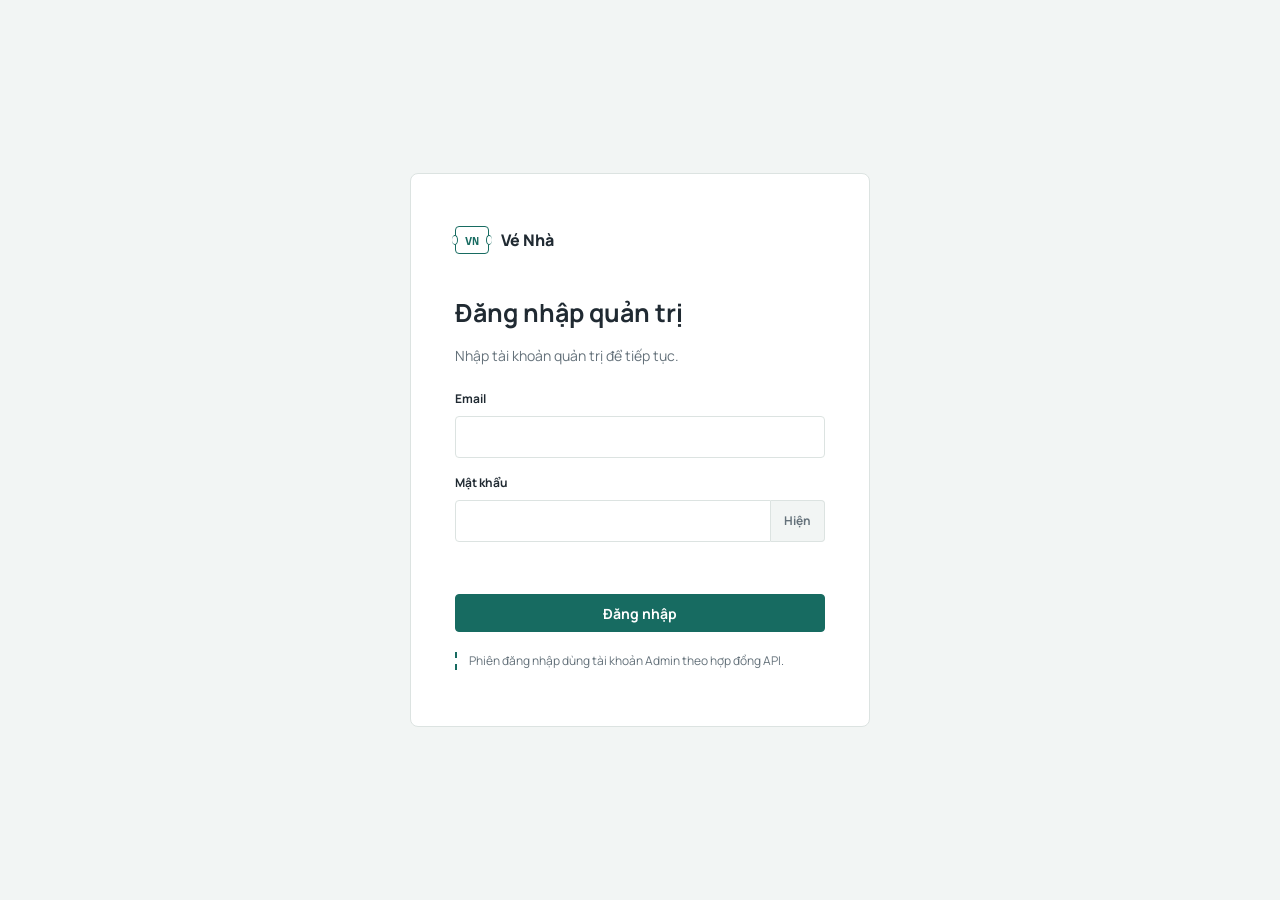
<file: src/main/resources/static/admin/index.html>
<!doctype html>
<html lang="vi">
  <head>
    <meta charset="utf-8">
    <meta name="viewport" content="width=device-width, initial-scale=1">
    <meta name="theme-color" content="#f2f5f4">
    <title>Quản trị | Vé Nhà</title>
    <link rel="preconnect" href="https://fonts.googleapis.com">
    <link rel="preconnect" href="https://fonts.gstatic.com" crossorigin>
    <link href="https://fonts.googleapis.com/css2?family=IBM+Plex+Mono:wght@400;500;600&family=Manrope:wght@400;500;600;700;800&display=swap" rel="stylesheet">
    <link rel="stylesheet" href="./css/tokens.css">
    <link rel="stylesheet" href="./css/base.css">
  </head>
  <body class="adm-body">
    <a class="adm-skip-link" href="#adm-main-content">Bỏ qua điều hướng</a>
    <div id="adm-app" class="adm-app" aria-live="polite"></div>
    <div id="adm-notices" class="adm-notices" aria-live="polite" aria-atomic="false"></div>
    <script type="module" src="./js/app.js"></script>
  </body>
</html>
</file>
<file: src/main/resources/static/admin/css/tokens.css>
:root {
  color-scheme: light;
  font-family: "Manrope", sans-serif;
  font-synthesis: none;
  text-rendering: optimizeLegibility;

  --adm-canvas: #f2f5f4;
  --adm-surface: #ffffff;
  --adm-ink: #202a32;
  --adm-muted: #64717a;
  --adm-line: #dce3e1;
  --adm-accent: #176b61;
  --adm-accent-hover: #10584f;
  --adm-accent-soft: #e4f0ed;
  --adm-danger: #a63d40;
  --adm-danger-soft: #f8e9e9;
  --adm-warning: #946313;
  --adm-warning-soft: #f7f0df;
  --adm-success: #21634f;
  --adm-success-soft: #e6f1eb;
  --adm-focus: #175dc1;
  --adm-shadow: 0 8px 26px rgb(25 43 48 / 10%);

  --adm-font-mono: "IBM Plex Mono", monospace;
  --adm-space-1: 4px;
  --adm-space-2: 8px;
  --adm-space-3: 12px;
  --adm-space-4: 16px;
  --adm-space-5: 20px;
  --adm-space-6: 24px;
  --adm-space-8: 32px;
  --adm-space-10: 40px;

  --adm-sidebar-width: 232px;
  --adm-header-height: 64px;
  --adm-radius-small: 4px;
  --adm-radius-medium: 8px;
}

@media (prefers-color-scheme: dark) {
  :root {
    color-scheme: dark;
    --adm-canvas: #171d20;
    --adm-surface: #20282c;
    --adm-ink: #edf2f0;
    --adm-muted: #a7b3b0;
    --adm-line: #394448;
    --adm-accent: #75b9aa;
    --adm-accent-hover: #91c9bc;
    --adm-accent-soft: #263d39;
    --adm-danger: #f08a8d;
    --adm-danger-soft: #432b2e;
    --adm-warning: #e5bf70;
    --adm-warning-soft: #423a29;
    --adm-success: #8bc6a9;
    --adm-success-soft: #293d33;
    --adm-focus: #91bbff;
    --adm-shadow: 0 8px 26px rgb(0 0 0 / 28%);
  }
}
</file>
<file: src/main/resources/static/admin/css/base.css>
*,
*::before,
*::after {
  box-sizing: border-box;
}

html {
  min-width: 320px;
  min-height: 100%;
  background: var(--adm-canvas);
}

body.adm-body {
  min-width: 320px;
  min-height: 100vh;
  margin: 0;
  background: var(--adm-canvas);
  color: var(--adm-ink);
  font-size: 14px;
  line-height: 1.5;
}

button,
input,
select,
textarea {
  color: inherit;
  font: inherit;
}

button,
a,
input,
select,
textarea {
  -webkit-tap-highlight-color: transparent;
}

.adm-skip-link {
  position: fixed;
  top: var(--adm-space-2);
  left: var(--adm-space-2);
  z-index: 100;
  transform: translateY(-160%);
  border: 2px solid var(--adm-focus);
  background: var(--adm-surface);
  color: var(--adm-ink);
  padding: var(--adm-space-2) var(--adm-space-3);
  text-decoration: none;
}

.adm-skip-link:focus {
  transform: translateY(0);
}

button:focus-visible,
a:focus-visible,
input:focus-visible,
select:focus-visible,
textarea:focus-visible {
  outline: 3px solid var(--adm-focus);
  outline-offset: 2px;
}

a {
  color: inherit;
}

.adm-app {
  min-height: 100vh;
}

.adm-shell {
  min-height: 100vh;
}

.adm-sidebar {
  position: fixed;
  inset: 0 auto 0 0;
  z-index: 4;
  display: flex;
  width: var(--adm-sidebar-width);
  flex-direction: column;
  border-right: 1px solid var(--adm-line);
  background: var(--adm-surface);
  padding: var(--adm-space-5) var(--adm-space-3);
}

.adm-brand {
  display: flex;
  min-height: 44px;
  align-items: center;
  gap: var(--adm-space-3);
  padding: 0 var(--adm-space-2);
  font-size: 16px;
  font-weight: 800;
  text-decoration: none;
}

.adm-brand-mark {
  position: relative;
  display: grid;
  width: 34px;
  height: 28px;
  flex: 0 0 auto;
  place-items: center;
  border: 1px solid var(--adm-accent);
  border-radius: var(--adm-radius-small);
  color: var(--adm-accent);
  font-family: var(--adm-font-mono);
  font-size: 12px;
  font-weight: 600;
}

.adm-brand-mark::before,
.adm-brand-mark::after {
  position: absolute;
  top: 8px;
  width: 6px;
  height: 10px;
  border: 1px solid var(--adm-accent);
  border-radius: 50%;
  background: var(--adm-surface);
  content: "";
}

.adm-brand-mark::before {
  left: -4px;
  border-left: 0;
}

.adm-brand-mark::after {
  right: -4px;
  border-right: 0;
}

.adm-nav {
  display: grid;
  gap: 3px;
  margin-top: var(--adm-space-8);
}

.adm-nav-link {
  display: flex;
  min-height: 42px;
  align-items: center;
  gap: var(--adm-space-3);
  border-radius: var(--adm-radius-small);
  color: var(--adm-muted);
  padding: 0 var(--adm-space-3);
  text-decoration: none;
}

.adm-nav-link:hover {
  background: var(--adm-canvas);
  color: var(--adm-ink);
}

.adm-nav-link[aria-current="page"] {
  background: var(--adm-accent-soft);
  color: var(--adm-accent);
  font-weight: 700;
}

.adm-nav-key {
  display: grid;
  width: 20px;
  height: 20px;
  place-items: center;
  border: 1px solid currentColor;
  border-radius: 3px;
  font-family: var(--adm-font-mono);
  font-size: 10px;
}

.adm-sidebar-bottom {
  margin-top: auto;
  border-top: 1px solid var(--adm-line);
  padding-top: var(--adm-space-3);
}

.adm-main {
  min-height: 100vh;
  margin-left: var(--adm-sidebar-width);
}

.adm-topbar {
  position: sticky;
  top: 0;
  z-index: 3;
  display: flex;
  min-height: var(--adm-header-height);
  align-items: center;
  justify-content: space-between;
  gap: var(--adm-space-4);
  border-bottom: 1px solid var(--adm-line);
  background: var(--adm-surface);
  padding: 0 var(--adm-space-8);
}

.adm-topbar-title {
  overflow: hidden;
  color: var(--adm-muted);
  text-overflow: ellipsis;
  white-space: nowrap;
}

.adm-user-area {
  display: flex;
  align-items: center;
  gap: var(--adm-space-3);
}

.adm-user-name {
  max-width: 180px;
  overflow: hidden;
  font-size: 12px;
  font-weight: 700;
  text-overflow: ellipsis;
  white-space: nowrap;
}

.adm-button {
  display: inline-flex;
  min-height: 38px;
  align-items: center;
  justify-content: center;
  gap: var(--adm-space-2);
  border: 1px solid var(--adm-line);
  border-radius: var(--adm-radius-small);
  background: var(--adm-surface);
  color: var(--adm-ink);
  cursor: pointer;
  padding: 0 var(--adm-space-3);
  text-decoration: none;
}

.adm-button:hover {
  border-color: var(--adm-accent);
}

.adm-button-primary {
  border-color: var(--adm-accent);
  background: var(--adm-accent);
  color: #ffffff;
  font-weight: 700;
}

.adm-button-primary:hover {
  border-color: var(--adm-accent-hover);
  background: var(--adm-accent-hover);
}

.adm-button-quiet {
  min-height: 34px;
  border-color: transparent;
  background: transparent;
  color: var(--adm-muted);
}

.adm-button-quiet:hover {
  background: var(--adm-canvas);
  color: var(--adm-ink);
}

.adm-page {
  width: min(100%, 1440px);
  margin: 0 auto;
  padding: var(--adm-space-8);
}

.adm-page-heading {
  display: flex;
  align-items: flex-end;
  justify-content: space-between;
  gap: var(--adm-space-4);
  margin-bottom: var(--adm-space-6);
}

.adm-page-heading h1 {
  margin: 0;
  font-size: 24px;
  font-weight: 800;
  line-height: 1.25;
}

.adm-page-heading p {
  max-width: 680px;
  margin: var(--adm-space-2) 0 0;
  color: var(--adm-muted);
}

.adm-page-actions {
  display: flex;
  flex-wrap: wrap;
  gap: var(--adm-space-2);
}

.adm-empty {
  display: grid;
  min-height: 220px;
  align-content: center;
  justify-items: start;
  border: 1px dashed var(--adm-line);
  background: var(--adm-surface);
  padding: var(--adm-space-6);
}

.adm-empty h2 {
  margin: 0;
  font-size: 16px;
}

.adm-empty p {
  max-width: 540px;
  margin: var(--adm-space-2) 0 0;
  color: var(--adm-muted);
}

.adm-mono {
  font-family: var(--adm-font-mono);
  font-variant-numeric: tabular-nums;
}

.adm-login-page {
  display: grid;
  min-height: 100vh;
  grid-template-columns: minmax(0, 1fr) minmax(340px, 460px) minmax(0, 1fr);
  align-items: center;
  background: var(--adm-canvas);
  padding: var(--adm-space-6);
}

.adm-login-panel {
  grid-column: 2;
  border: 1px solid var(--adm-line);
  border-radius: var(--adm-radius-medium);
  background: var(--adm-surface);
  padding: clamp(24px, 5vw, 44px);
}

.adm-login-panel .adm-brand {
  margin-bottom: var(--adm-space-8);
  padding: 0;
}

.adm-login-panel h1 {
  margin: 0;
  font-size: 25px;
}

.adm-login-panel p {
  color: var(--adm-muted);
}

.adm-login-fields {
  display: grid;
  gap: var(--adm-space-4);
  margin-top: var(--adm-space-6);
}

.adm-field {
  display: grid;
  gap: var(--adm-space-2);
}

.adm-field label {
  font-size: 12px;
  font-weight: 700;
}

.adm-field input,
.adm-field select,
.adm-field textarea {
  width: 100%;
  min-height: 42px;
  border: 1px solid var(--adm-line);
  border-radius: var(--adm-radius-small);
  background: var(--adm-surface);
  padding: 0 var(--adm-space-3);
}

.adm-login-fields .adm-button {
  width: 100%;
}

.adm-password-wrap {
  display: flex;
  align-items: stretch;
}

.adm-password-wrap input {
  min-width: 0;
  border-radius: var(--adm-radius-small) 0 0 var(--adm-radius-small);
}

.adm-password-toggle {
  min-width: 54px;
  border: 1px solid var(--adm-line);
  border-left: 0;
  border-radius: 0 var(--adm-radius-small) var(--adm-radius-small) 0;
  background: var(--adm-canvas);
  color: var(--adm-muted);
  cursor: pointer;
  font-size: 12px;
  font-weight: 700;
}

.adm-field [aria-invalid="true"] {
  border-color: var(--adm-danger);
  box-shadow: 0 0 0 1px var(--adm-danger);
}

.adm-button:disabled {
  cursor: wait;
  opacity: 0.72;
}

.adm-login-note {
  border-left: 2px dashed var(--adm-accent);
  margin-top: var(--adm-space-5);
  padding-left: var(--adm-space-3);
  font-size: 12px;
}

.adm-login-error {
  min-height: 20px;
  margin: 0;
  color: var(--adm-danger) !important;
  font-size: 12px;
}

.adm-notices {
  position: fixed;
  right: var(--adm-space-4);
  bottom: var(--adm-space-4);
  z-index: 10;
  display: grid;
  gap: var(--adm-space-2);
}

.adm-notice {
  max-width: min(360px, calc(100vw - 32px));
  border: 1px solid var(--adm-line);
  border-left: 3px solid var(--adm-accent);
  background: var(--adm-surface);
  box-shadow: var(--adm-shadow);
  padding: var(--adm-space-3) var(--adm-space-4);
}

.adm-notice-error {
  border-left-color: var(--adm-danger);
}

.adm-dashboard-summary {
  display: grid;
  grid-template-columns: repeat(4, minmax(0, 1fr));
  border-top: 1px solid var(--adm-line);
  border-bottom: 1px solid var(--adm-line);
  margin-bottom: var(--adm-space-6);
}

.adm-summary-item {
  min-height: 110px;
  border-right: 1px solid var(--adm-line);
  padding: var(--adm-space-5);
}

.adm-summary-item:last-child {
  border-right: 0;
}

.adm-summary-item span {
  display: block;
  min-height: 42px;
  color: var(--adm-muted);
  font-size: 12px;
}

.adm-summary-item strong {
  display: block;
  font-family: var(--adm-font-mono);
  font-size: clamp(20px, 2vw, 28px);
  line-height: 1.15;
}

.adm-summary-warning strong {
  color: var(--adm-warning);
}

.adm-dashboard-grid {
  display: grid;
  grid-template-columns: minmax(0, 1.35fr) minmax(320px, 0.65fr);
  gap: var(--adm-space-5);
}

.adm-panel {
  border: 1px solid var(--adm-line);
  background: var(--adm-surface);
  padding: var(--adm-space-5);
}

.adm-panel-heading {
  display: flex;
  min-height: 38px;
  align-items: flex-start;
  justify-content: space-between;
  gap: var(--adm-space-3);
  border-bottom: 1px solid var(--adm-line);
  margin-bottom: var(--adm-space-4);
}

.adm-panel-heading h2 {
  margin: 0;
  font-size: 15px;
}

.adm-panel-heading > span {
  color: var(--adm-muted);
  font-size: 11px;
}

.adm-revenue-bars {
  display: grid;
  gap: var(--adm-space-5);
  padding: var(--adm-space-2) 0;
}

.adm-revenue-row {
  display: grid;
  gap: var(--adm-space-2);
}

.adm-revenue-label {
  display: flex;
  align-items: baseline;
  justify-content: space-between;
  gap: var(--adm-space-3);
}

.adm-revenue-label strong {
  max-width: 70%;
  font-size: 13px;
}

.adm-revenue-label span {
  color: var(--adm-muted);
  font-family: var(--adm-font-mono);
  font-size: 12px;
}

.adm-revenue-track {
  height: 8px;
  overflow: hidden;
  border-radius: 999px;
  background: var(--adm-canvas);
}

.adm-revenue-track span {
  display: block;
  height: 100%;
  border-radius: 999px;
  background: var(--adm-accent);
}

.adm-recent-list {
  display: grid;
}

.adm-recent-item {
  display: grid;
  grid-template-columns: minmax(0, 1fr) auto;
  gap: var(--adm-space-2) var(--adm-space-3);
  border-bottom: 1px solid var(--adm-line);
  padding: var(--adm-space-3) 0;
}

.adm-recent-item:last-child {
  border-bottom: 0;
}

.adm-recent-item > div {
  display: grid;
  gap: 2px;
}

.adm-recent-item > div:nth-child(2) {
  text-align: right;
}

.adm-recent-item span {
  color: var(--adm-muted);
  font-size: 11px;
}

.adm-status {
  grid-column: 1 / -1;
  width: fit-content;
  border-radius: 999px;
  background: var(--adm-canvas);
  color: var(--adm-muted) !important;
  padding: 3px 8px;
  font-weight: 700;
}

.adm-status-confirmed {
  background: var(--adm-success-soft);
  color: var(--adm-success) !important;
}

.adm-status-pending {
  background: var(--adm-warning-soft);
  color: var(--adm-warning) !important;
}

.adm-status-cancelled {
  background: var(--adm-danger-soft);
  color: var(--adm-danger) !important;
}

.adm-booking-toolbar {
  display: grid;
  grid-template-columns: minmax(220px, 1fr) 180px auto;
  align-items: end;
  gap: var(--adm-space-3);
  border: 1px solid var(--adm-line);
  background: var(--adm-surface);
  margin-bottom: var(--adm-space-4);
  padding: var(--adm-space-4);
}

.adm-search-field {
  display: grid;
  gap: var(--adm-space-2);
}

.adm-search-field label {
  font-size: 12px;
  font-weight: 700;
}

.adm-search-field input {
  width: 100%;
  min-height: 42px;
  border: 1px solid var(--adm-line);
  border-radius: var(--adm-radius-small);
  background: var(--adm-surface);
  padding: 0 var(--adm-space-3);
}

.adm-booking-table {
  min-width: 1040px;
}

.adm-seat-labels {
  display: flex;
  flex-wrap: wrap;
  gap: 5px;
}

.adm-seat-labels span {
  border: 1px solid var(--adm-line);
  background: var(--adm-canvas);
  padding: 3px 5px;
  font-size: 10px;
}

.adm-button-confirm {
  border-color: var(--adm-success);
  color: var(--adm-success);
}

.adm-button-confirm:hover {
  background: var(--adm-success-soft);
}

.adm-table-frame {
  overflow-x: auto;
  border: 1px solid var(--adm-line);
  background: var(--adm-surface);
}

.adm-table {
  width: 100%;
  min-width: 760px;
  border-collapse: collapse;
}

.adm-table th,
.adm-table td {
  border-bottom: 1px solid var(--adm-line);
  padding: var(--adm-space-3) var(--adm-space-4);
  text-align: left;
  vertical-align: middle;
}

.adm-table th {
  background: var(--adm-canvas);
  color: var(--adm-muted);
  font-size: 11px;
  font-weight: 700;
}

.adm-table tbody tr:last-child td {
  border-bottom: 0;
}

.adm-table td strong,
.adm-table td > span {
  display: block;
}

.adm-table-code {
  margin-top: 2px;
  color: var(--adm-muted);
  font-family: var(--adm-font-mono);
  font-size: 10px;
}

.adm-row-actions {
  display: flex;
  justify-content: flex-end;
  gap: var(--adm-space-1);
}

.adm-button-danger {
  border-color: var(--adm-danger);
  color: var(--adm-danger);
}

.adm-button-danger:hover {
  background: var(--adm-danger-soft);
}

.adm-status-active {
  background: var(--adm-success-soft);
  color: var(--adm-success) !important;
}

.adm-status-inactive {
  background: var(--adm-danger-soft);
  color: var(--adm-danger) !important;
}

.adm-modal-backdrop {
  position: fixed;
  inset: 0;
  z-index: 20;
  display: grid;
  place-items: center;
  background: rgb(23 32 36 / 46%);
  padding: var(--adm-space-4);
}

.adm-modal {
  width: min(560px, 100%);
  max-height: calc(100vh - 32px);
  overflow-y: auto;
  border: 1px solid var(--adm-line);
  background: var(--adm-surface);
  box-shadow: var(--adm-shadow);
}

.adm-modal-heading,
.adm-modal-footer {
  display: flex;
  align-items: center;
  justify-content: space-between;
  gap: var(--adm-space-3);
  padding: var(--adm-space-4) var(--adm-space-5);
}

.adm-modal-heading {
  border-bottom: 1px solid var(--adm-line);
}

.adm-modal-heading h2 {
  margin: 2px 0 0;
  font-size: 18px;
}

.adm-modal-kicker {
  color: var(--adm-accent);
  font-family: var(--adm-font-mono);
  font-size: 10px;
  font-weight: 600;
}

.adm-modal-body {
  display: grid;
  gap: var(--adm-space-4);
  padding: var(--adm-space-5);
}

.adm-modal-body textarea {
  min-height: 78px;
  resize: vertical;
  padding-block: var(--adm-space-2);
}

.adm-modal-footer {
  justify-content: flex-end;
  border-top: 1px solid var(--adm-line);
}

.adm-form-error {
  min-height: 20px;
  margin: 0;
  color: var(--adm-danger);
  font-size: 12px;
}

.adm-event-form {
  width: min(720px, 100%);
}

.adm-form-grid {
  display: grid;
  grid-template-columns: repeat(2, minmax(0, 1fr));
  gap: var(--adm-space-4);
}

.adm-form-grid:has(.adm-field:nth-child(3)) {
  grid-template-columns: repeat(2, minmax(0, 1fr));
}

.adm-tier-fieldset {
  border: 1px solid var(--adm-line);
  margin: 0;
  padding: var(--adm-space-4);
}

.adm-tier-fieldset legend {
  color: var(--adm-muted);
  padding: 0 var(--adm-space-2);
  font-size: 11px;
  font-weight: 700;
}

.adm-event-table {
  min-width: 980px;
}

.adm-table-subtext {
  display: block;
  color: var(--adm-muted);
  font-size: 10px;
  margin-top: 2px;
}

.adm-status-draft,
.adm-status-upcoming {
  background: var(--adm-canvas);
  color: var(--adm-muted) !important;
}

.adm-status-on_sale {
  background: var(--adm-success-soft);
  color: var(--adm-success) !important;
}

.adm-status-closed {
  background: var(--adm-warning-soft);
  color: var(--adm-warning) !important;
}

.adm-status-cancelled {
  background: var(--adm-danger-soft);
  color: var(--adm-danger) !important;
}

.adm-seatmap-toolbar {
  display: grid;
  grid-template-columns: minmax(220px, 1.5fr) 120px 150px auto;
  align-items: end;
  gap: var(--adm-space-3);
  border: 1px solid var(--adm-line);
  background: var(--adm-surface);
  margin-bottom: var(--adm-space-5);
  padding: var(--adm-space-4);
}

.adm-seatmap-layout {
  display: grid;
  grid-template-columns: minmax(0, 1fr) 180px;
  gap: var(--adm-space-5);
}

.adm-seatmap-canvas {
  min-width: 0;
  overflow-x: auto;
  border: 1px solid var(--adm-line);
  background: var(--adm-surface);
  padding: var(--adm-space-6);
}

.adm-stage {
  max-width: 560px;
  border-bottom: 3px solid var(--adm-accent);
  border-radius: 0 0 50% 50%;
  margin: 0 auto var(--adm-space-8);
  padding: var(--adm-space-3);
  color: var(--adm-muted);
  text-align: center;
  font-size: 11px;
  font-weight: 700;
}

.adm-seat-grid {
  width: max-content;
  min-width: 100%;
  display: grid;
  justify-content: center;
  gap: var(--adm-space-2);
}

.adm-seat-row {
  display: grid;
  grid-template-columns: 28px minmax(520px, 1fr) 130px;
  align-items: center;
  gap: var(--adm-space-3);
}

.adm-seat-row-label {
  font-family: var(--adm-font-mono);
  text-align: center;
}

.adm-seat-line {
  display: flex;
  justify-content: center;
  gap: 5px;
}

.adm-seat {
  position: relative;
  display: grid;
  width: 38px;
  height: 42px;
  place-content: center;
  border: 1px solid var(--adm-line);
  border-radius: 7px 7px 3px 3px;
  background: var(--adm-surface);
  color: var(--adm-ink);
  cursor: pointer;
  padding: 2px;
  text-align: center;
}

.adm-seat span,
.adm-seat small {
  display: block;
  line-height: 1.15;
}

.adm-seat span {
  font-family: var(--adm-font-mono);
  font-size: 8px;
  font-weight: 700;
}

.adm-seat small {
  max-width: 34px;
  overflow: hidden;
  margin-top: 3px;
  color: var(--adm-muted);
  font-size: 7px;
  text-overflow: ellipsis;
  white-space: nowrap;
}

.adm-seat-vip {
  border-top: 3px solid var(--adm-accent);
}

.adm-seat-standard {
  border-top: 3px solid var(--adm-muted);
}

.adm-seat-economy {
  border-top: 3px solid var(--adm-warning);
}

.adm-seat-lock {
  border: 2px solid var(--adm-danger);
  background: var(--adm-danger-soft);
}

.adm-seat-lock small {
  color: var(--adm-danger);
  font-weight: 800;
}

.adm-row-tier {
  display: grid;
  gap: 3px;
  color: var(--adm-muted);
  font-size: 9px;
}

.adm-row-tier select {
  height: 32px;
  border: 1px solid var(--adm-line);
  border-radius: var(--adm-radius-small);
  background: var(--adm-surface);
}

.adm-seat-legend {
  display: flex;
  flex-wrap: wrap;
  justify-content: center;
  gap: var(--adm-space-4);
  margin-top: var(--adm-space-8);
  color: var(--adm-muted);
  font-size: 11px;
}

.adm-seat-legend span {
  display: flex;
  align-items: center;
  gap: 6px;
}

.adm-seat-key {
  width: 12px;
  height: 12px;
  border: 1px solid var(--adm-line);
  border-radius: 3px 3px 1px 1px;
}

.adm-seat-key-vip { border-top: 3px solid var(--adm-accent); }
.adm-seat-key-standard { border-top: 3px solid var(--adm-muted); }
.adm-seat-key-economy { border-top: 3px solid var(--adm-warning); }
.adm-seat-key-lock { border: 2px solid var(--adm-danger); background: var(--adm-danger-soft); }

.adm-seatmap-summary {
  display: grid;
  align-content: start;
  border: 1px solid var(--adm-line);
  background: var(--adm-surface);
}

.adm-seatmap-summary div {
  display: grid;
  border-bottom: 1px solid var(--adm-line);
  padding: var(--adm-space-4);
}

.adm-seatmap-summary div:last-child {
  border-bottom: 0;
}

.adm-seatmap-summary span {
  color: var(--adm-muted);
  font-size: 11px;
}

.adm-seatmap-summary strong {
  margin-top: 4px;
  font-size: 21px;
}

@media (max-width: 980px) {
  .adm-seatmap-toolbar {
    grid-template-columns: minmax(180px, 1fr) 110px 130px;
  }

  .adm-seatmap-toolbar [data-adm-rebuild-seatmap] {
    grid-column: 3;
  }

  .adm-seatmap-layout {
    grid-template-columns: 1fr;
  }

  .adm-seatmap-summary {
    grid-template-columns: repeat(3, 1fr);
  }

  .adm-seatmap-summary div {
    border-right: 1px solid var(--adm-line);
    border-bottom: 0;
  }

  .adm-seatmap-summary div:last-child {
    border-right: 0;
  }
}

.adm-visually-hidden {
  position: absolute;
  width: 1px;
  height: 1px;
  overflow: hidden;
  clip: rect(0 0 0 0);
  clip-path: inset(50%);
  white-space: nowrap;
}

@media (max-width: 980px) {
  .adm-booking-toolbar {
    grid-template-columns: minmax(220px, 1fr) 160px;
  }

  .adm-booking-toolbar [data-adm-clear-booking-filter] {
    grid-column: 1 / -1;
    justify-self: start;
  }

  .adm-dashboard-summary {
    grid-template-columns: repeat(2, minmax(0, 1fr));
  }

  .adm-summary-item:nth-child(2) {
    border-right: 0;
  }

  .adm-summary-item:nth-child(-n + 2) {
    border-bottom: 1px solid var(--adm-line);
  }

  .adm-dashboard-grid {
    grid-template-columns: 1fr;
  }
}

@media (max-width: 760px) {
  :root {
    --adm-sidebar-width: 0px;
    --adm-header-height: 56px;
  }

  .adm-sidebar {
    position: static;
    width: auto;
    border-right: 0;
    border-bottom: 1px solid var(--adm-line);
    padding: var(--adm-space-2) var(--adm-space-3);
  }

  .adm-brand {
    min-height: 38px;
  }

  .adm-nav {
    display: flex;
    overflow-x: auto;
    gap: var(--adm-space-1);
    margin-top: var(--adm-space-2);
    padding-bottom: 2px;
  }

  .adm-nav-link {
    min-height: 36px;
    flex: 0 0 auto;
    padding: 0 var(--adm-space-2);
    font-size: 12px;
  }

  .adm-nav-key,
  .adm-sidebar-bottom {
    display: none;
  }

  .adm-main {
    margin-left: 0;
  }

  .adm-topbar {
    min-height: var(--adm-header-height);
    padding: 0 var(--adm-space-4);
  }

  .adm-page {
    padding: var(--adm-space-5) var(--adm-space-4);
  }

  .adm-page-heading {
    align-items: flex-start;
    flex-direction: column;
  }

  .adm-login-page {
    grid-template-columns: 1fr;
    padding: var(--adm-space-4);
  }

  .adm-login-panel {
    width: min(100%, 460px);
    grid-column: 1;
    justify-self: center;
  }
}

@media (max-width: 620px) {
  .adm-booking-toolbar {
    grid-template-columns: 1fr;
  }

  .adm-booking-toolbar [data-adm-clear-booking-filter] {
    grid-column: 1;
  }

  .adm-modal {
    width: 100%;
  }

  .adm-form-grid,
  .adm-form-grid:has(.adm-field:nth-child(3)) {
    grid-template-columns: 1fr;
  }
}

@media (max-width: 420px) {
  .adm-topbar {
    gap: var(--adm-space-2);
  }

  .adm-user-name {
    max-width: 88px;
  }

  .adm-page-heading h1 {
    font-size: 21px;
  }
}

@media (max-width: 760px) {
  .adm-button,
  .adm-password-toggle {
    min-height: 44px;
  }

  .adm-nav-link {
    min-height: 44px;
  }

  .adm-modal-backdrop {
    align-items: end;
    padding: 0;
  }

  .adm-modal {
    width: 100%;
    max-height: 92vh;
  }

  .adm-modal-heading,
  .adm-modal-footer,
  .adm-modal-body {
    padding-inline: var(--adm-space-4);
  }

  .adm-modal-footer {
    position: sticky;
    bottom: 0;
    background: var(--adm-surface);
  }

  .adm-table-frame,
  .adm-seatmap-canvas {
    scrollbar-color: var(--adm-accent) var(--adm-canvas);
  }
}

@media (forced-colors: active) {
  .adm-seat,
  .adm-seat-key,
  .adm-status,
  .adm-brand-mark {
    border: 1px solid CanvasText;
  }

  .adm-seat-lock {
    outline: 2px solid CanvasText;
  }
}

@media (prefers-reduced-motion: reduce) {
  *,
  *::before,
  *::after {
    scroll-behavior: auto !important;
    animation-duration: 0.01ms !important;
    animation-iteration-count: 1 !important;
    transition-duration: 0.01ms !important;
  }
}
</file>
